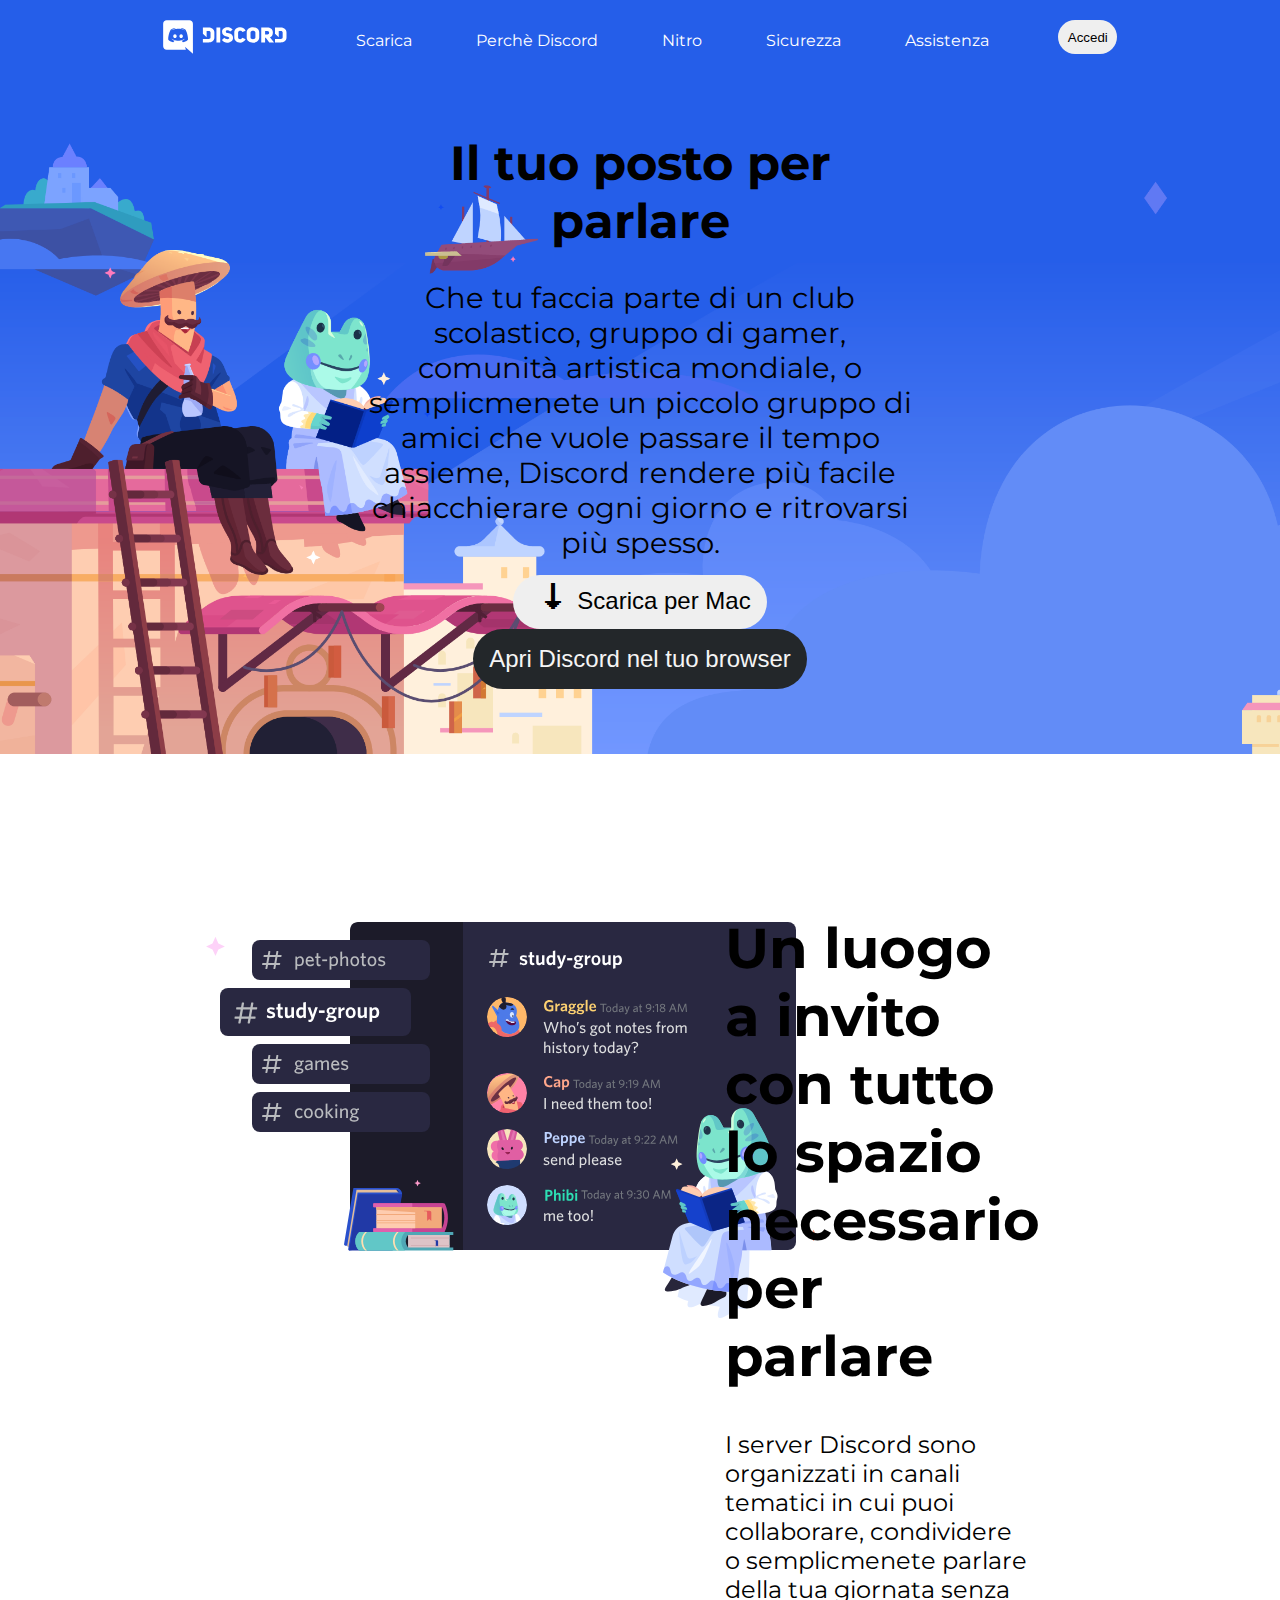
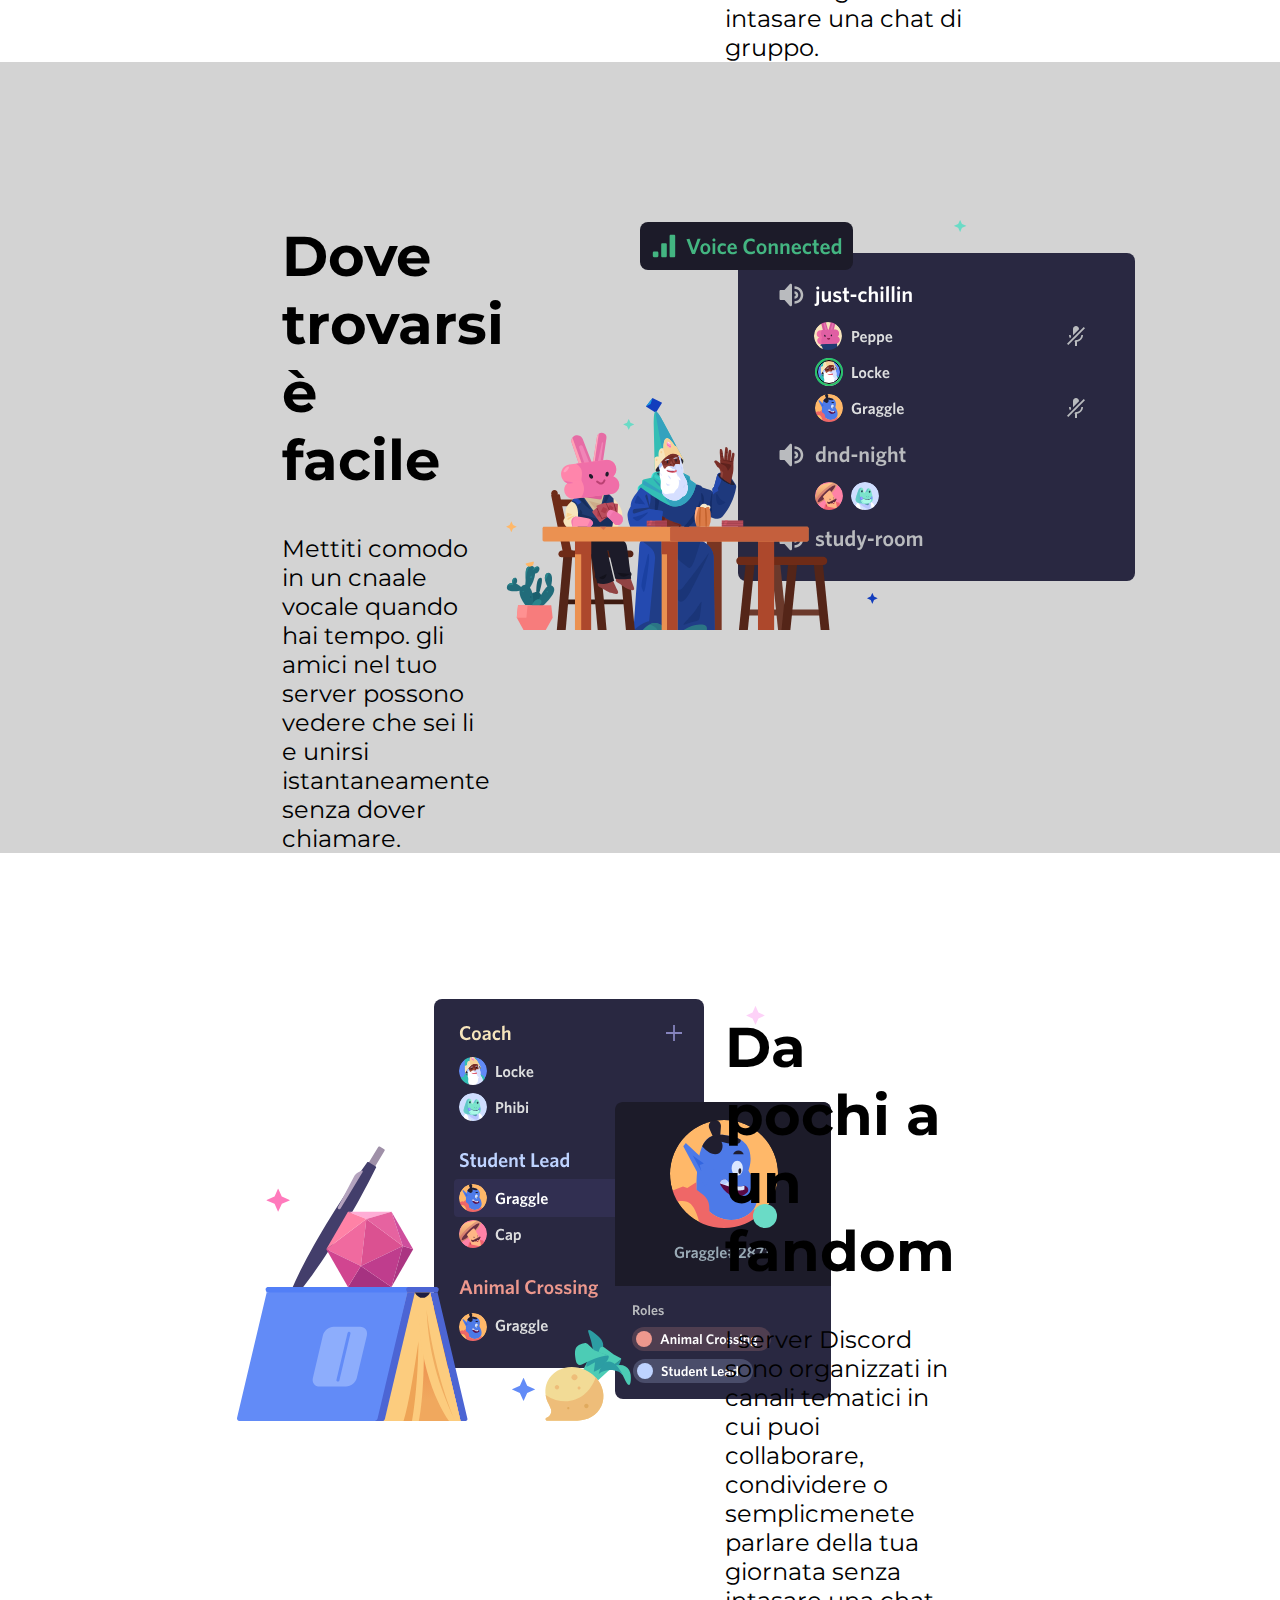
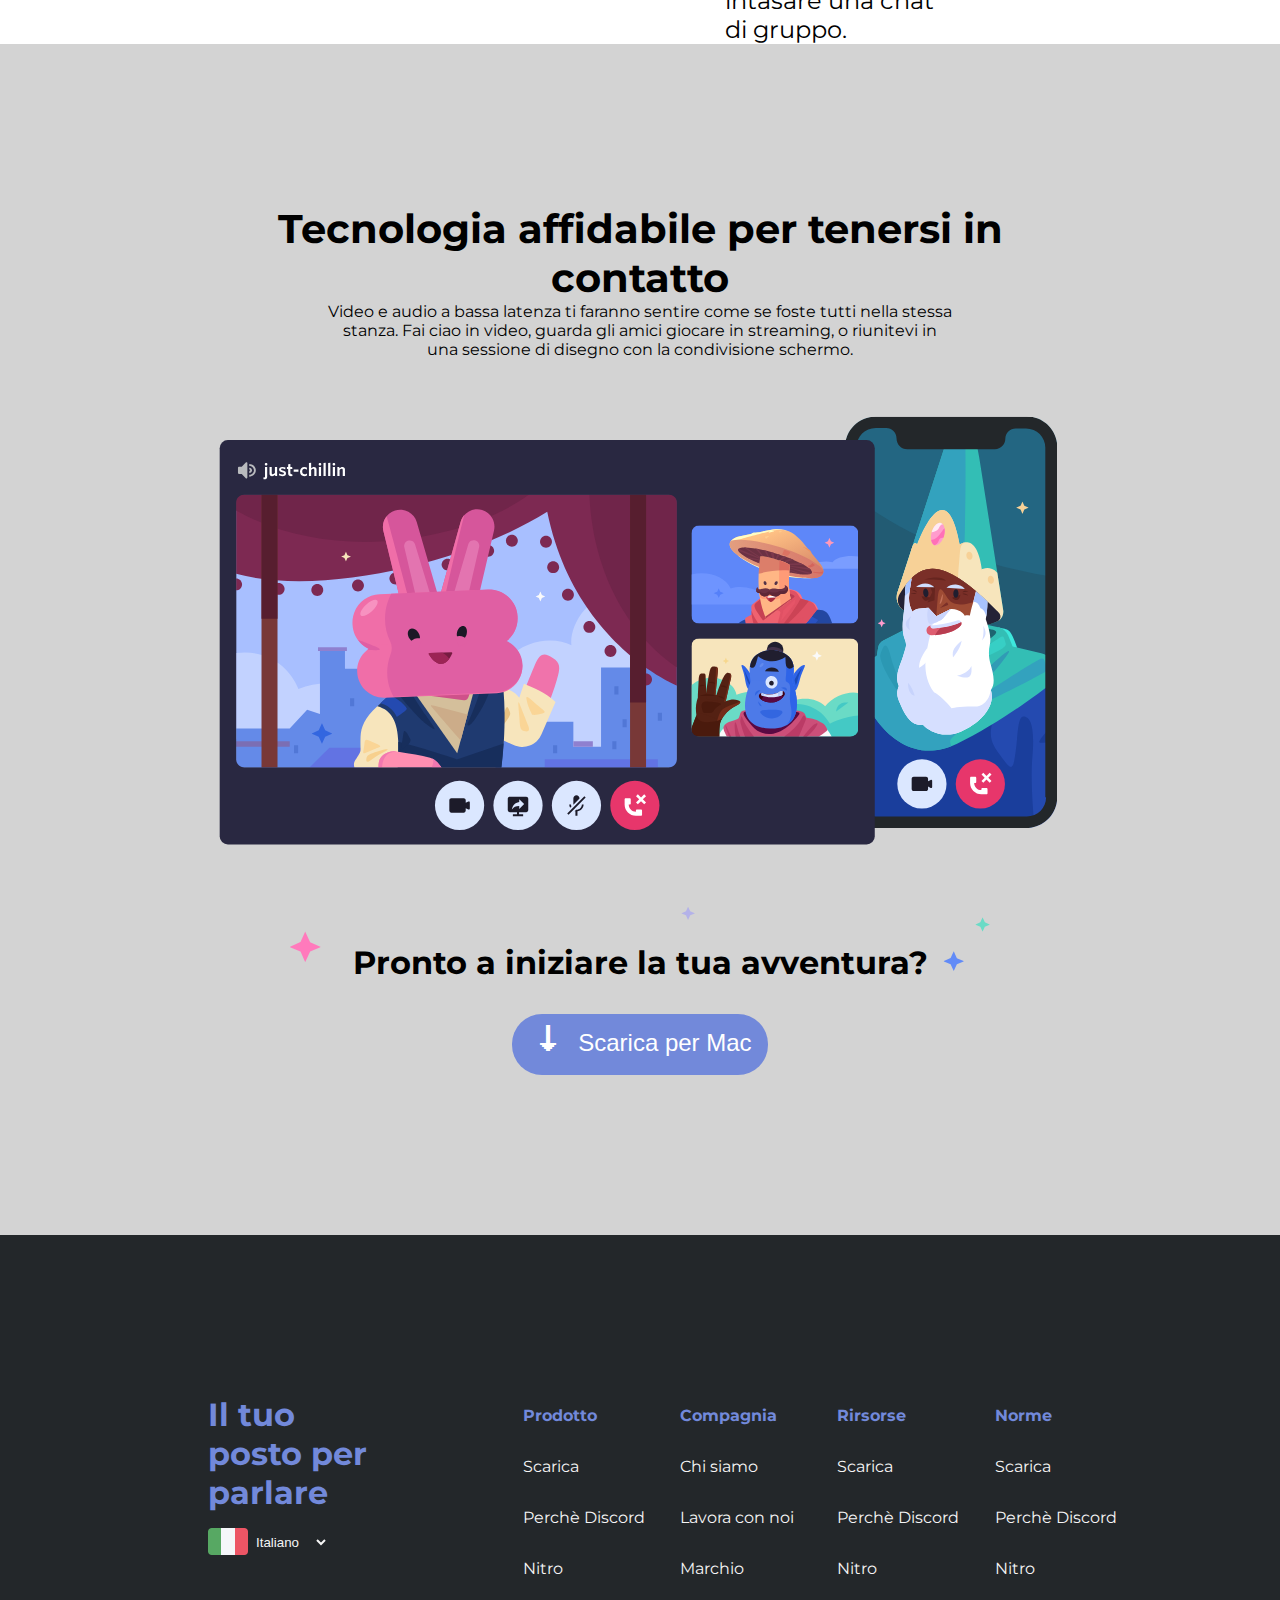
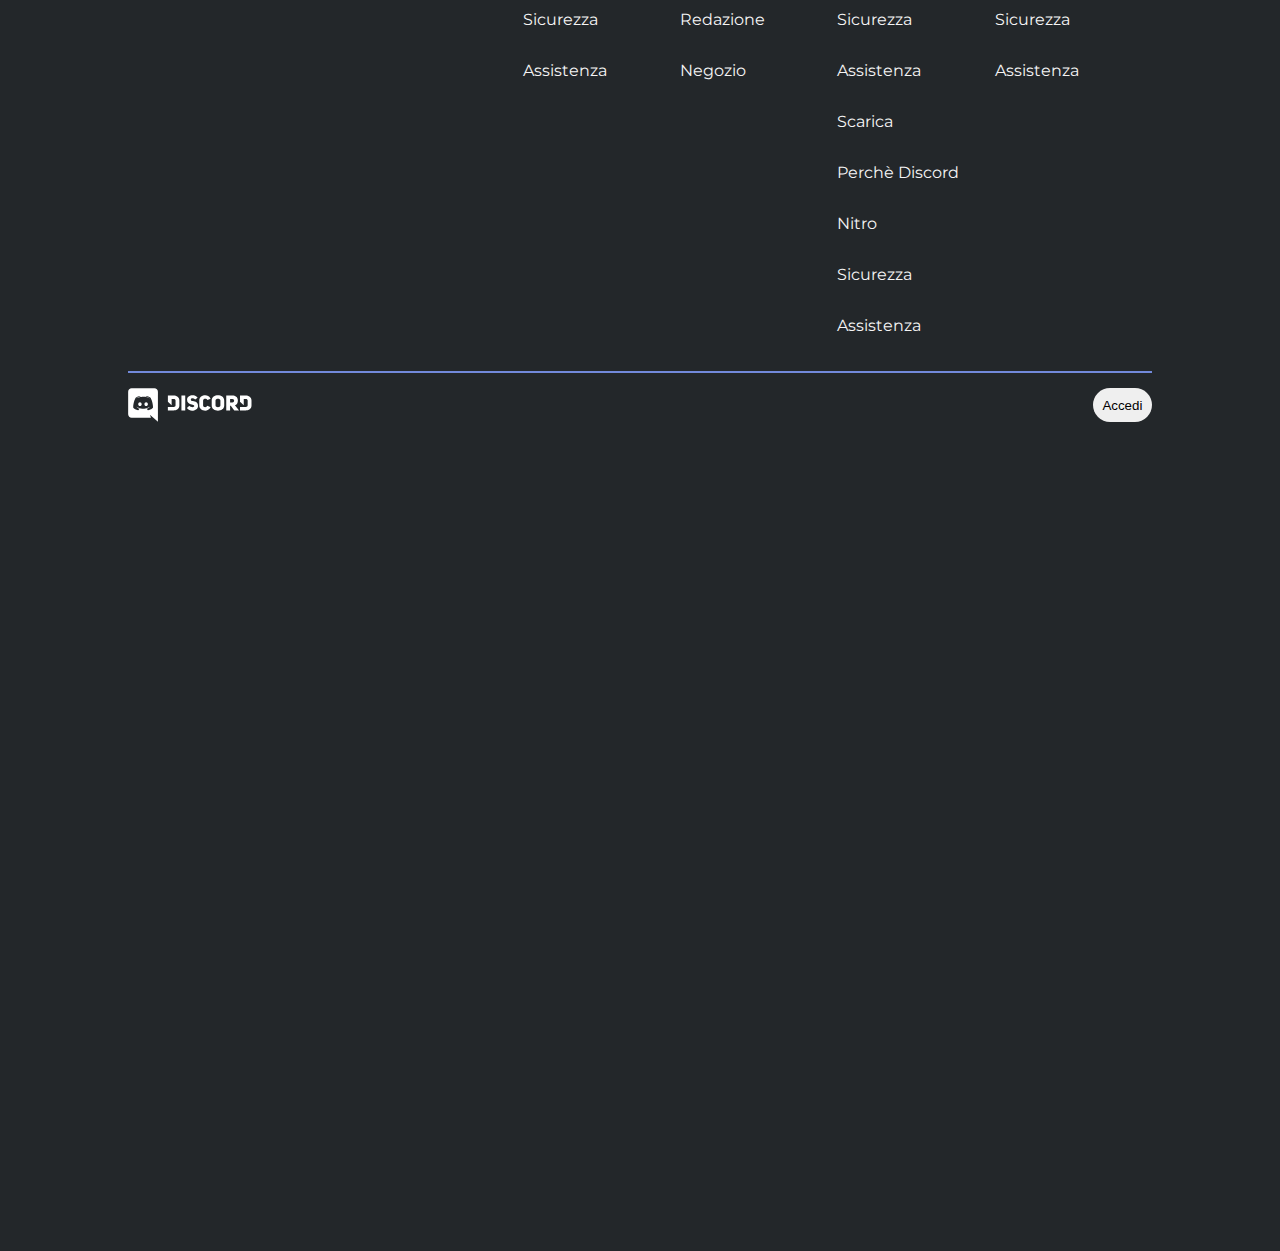
<file: index.html>
<!DOCTYPE html>
<html lang="en">
<head>
    <meta charset="UTF-8">
    <meta http-equiv="X-UA-Compatible" content="IE=edge">
    <meta name="viewport" content="width=device-width, initial-scale=1.0">
    <title>Discord</title>
    <link rel="preconnect" href="https://fonts.googleapis.com">
    <link rel="preconnect" href="https://fonts.gstatic.com" crossorigin>
    <link href="https://fonts.googleapis.com/css2?family=Montserrat:wght@400;700&display=swap" rel="stylesheet">
    <link rel="stylesheet" href="https://cdnjs.cloudflare.com/ajax/libs/font-awesome/6.2.0/css/all.min.css" integrity="sha512-xh6O/CkQoPOWDdYTDqeRdPCVd1SpvCA9XXcUnZS2FmJNp1coAFzvtCN9BmamE+4aHK8yyUHUSCcJHgXloTyT2A==" crossorigin="anonymous" referrerpolicy="no-referrer"/>
    <link rel="stylesheet" href="./assets/css/style.css">
</head>
<body>
    
    <header id="site_header">
        <nav>
            <img src="./assets/img/logo.svg" alt="">
            <ul>
                <li>Scarica</li>
                <li>Perchè Discord</li>
                <li>Nitro</li>
                <li>Sicurezza</li>
                <li>Assistenza</li>
            </ul>
            <button id="login">Accedi</button>
        </nav>
    </header>
    <!-- /#site_header -->

    <main id="site_main">
        <div class="top_container">
            <section>
                <h1>Il tuo posto per parlare</h1>
                <p class="descrizione">Che tu faccia parte di un club scolastico, gruppo di gamer, comunità artistica mondiale, o semplicmenete un piccolo gruppo di amici che vuole passare il tempo assieme, Discord rendere più facile chiacchierare ogni giorno e ritrovarsi più spesso.</p>
                <button class="download_mac"><span class="arrow">&#129063;</span>Scarica per Mac</button>
                <button class="open_browser">Apri Discord nel tuo browser</button>
            </section>
        </div>
        <div class="container">
            <div class="row">
                <div class="col_7 study">
                    <img class="study_group" src="./assets/img/item1.svg" alt="">
                </div>
                <div class="col_6 luogo">
                    <h2>Un luogo a invito con tutto lo spazio necessario per parlare</h2>
                    <p class="spiegazione">I server Discord sono organizzati in canali tematici in cui puoi collaborare, condividere o semplicmenete parlare della tua giornata senza intasare una chat di gruppo.</p>
                </div>
            </div>
        </div>
        <div class="container_gray">
            <div class="container">
                <div class="row">
                    <div class="col_6 trovarsi">
                        <h2>Dove trovarsi è facile</h2>
                        <p class="spiegazione">Mettiti comodo in un cnaale vocale quando hai tempo. gli amici nel tuo server possono vedere che sei li e unirsi istantaneamente senza dover chiamare.</p>
                    </div>
                    <div class="col_7">
                        <img src="./assets/img/item2.svg" alt="">
                    </div>
                </div>
            </div>
        </div>
        <div class="container">
            <div class="row">
                <div class="col_7">
                    <img class="voice_connect" src="./assets/img/item3.svg" alt="">
                </div>
                <div class="col_6 luogo">
                    <h2>Da pochi a un fandom</h2>
                    <p class="spiegazione">I server Discord sono organizzati in canali tematici in cui puoi collaborare, condividere o semplicmenete parlare della tua giornata senza intasare una chat di gruppo.</p>
                </div>
            </div>
        </div>

        <div class="container_gray">
                <div class="tecnology">
                    <h2 class="tecnologia">Tecnologia affidabile per tenersi in contatto</h2>
                    <p class="streaming">Video e audio a bassa latenza ti faranno sentire come se foste tutti nella stessa stanza. Fai ciao in video, guarda gli amici giocare in streaming, o riunitevi in una sessione di disegno con la condivisione schermo.</p>
                    <img class="big" src="./assets/img/item4-big.svg" alt="">
                    <img class="stars" src="./assets/img/stars.svg" alt="">
                    <h2 class="adventure">Pronto a iniziare la tua avventura?</h2>
                    <button class="last_button">
                        <span class="arrow">&#129063;</span>
                        Scarica per Mac
                    </button>
                </div>
        </div>
    </main>
    <!-- /#site_main -->


    <footer id="site_footer">

        <div class="container_footer">
            <div class="container">
                <div class="row footer_row">
                    <div class="col_4 last_col ">
                        <h2 class="posto">Il tuo posto per parlare</h2>
                        <img class="ita" src="./assets/img/ita.png" alt="">
                        <select>
                            <option>Italiano</option>
                            <option>Inglese</option>
                            <option>Francese</option>
                            <option>Spagnolo</option>
                            <option>Tedesco</option>
                        </select>
                        <div>
                            <a href="#"><i id="twitter" class="fa-brands fa-twitter"></i></a>
                            <a href="#"><i class="fa-brands fa-instagram"></i></a>
                            <a href="#"><i class="fa-brands fa-facebook"></i></a>
                            <a href="#"><i class="fa-brands fa-youtube"></i></a>
                        </div>
                    </div>
                    <div class="col_2">
                        <ul>
                            <li><strong>Prodotto</strong> </li>
                            <li><a href="#">Scarica</a></li>
                            <li><a href="#">Perchè Discord</a></li>
                            <li><a href="#">Nitro</a></li>
                            <li><a href="#">Sicurezza</a></li>
                            <li><a href="#">Assistenza</a></li>
                        </ul>
                    </div>
                    <div class="col_2">
                        <ul>
                            <li><strong>Compagnia</strong></li>
                            <li><a href="#">Chi siamo</a></li>
                            <li><a href="#">Lavora con noi</a></li>
                            <li><a href="#">Marchio</a></li>
                            <li><a href="#">Redazione</a></li>
                            <li><a href="#">Negozio</a></li>
                        </ul>
                    </div>
                    <div class="col_2">
                        <ul>
                            <li><strong>Rirsorse</strong></li>
                            <li><a href="#">Scarica</a></li>
                            <li><a href="#">Perchè Discord</a></li>
                            <li><a href="#">Nitro</a></li>
                            <li><a href="#">Sicurezza</a></li>
                            <li><a href="#">Assistenza</a></li>
                            <li><a href="#">Scarica</a></li>
                            <li><a href="#">Perchè Discord</a></li>
                            <li><a href="#">Nitro</a></li>
                            <li><a href="#">Sicurezza</a></li>
                            <li><a href="#">Assistenza</a></li>
                        </ul>
                    </div>
                    <div class="col_2">
                        <ul>
                            <li><strong>Norme</strong></li>
                            <li><a href="#">Scarica</a></li>
                            <li><a href="#">Perchè Discord</a></li>
                            <li><a href="#">Nitro</a></li>
                            <li><a href="#">Sicurezza</a></li>
                            <li><a href="#">Assistenza</a></li>
                        </ul>
                    </div>
                </div>
            </div>
        </div>
        <div class="huge">
            <div class="bottom">
                <img class="last_logo" src="./assets/img/logo.svg" alt="">
                <button id="registrati">Accedi</button>
            </div>
        </div>
    </footer>
    <!-- /#site_footer -->
    
</body>
</html>
</file>
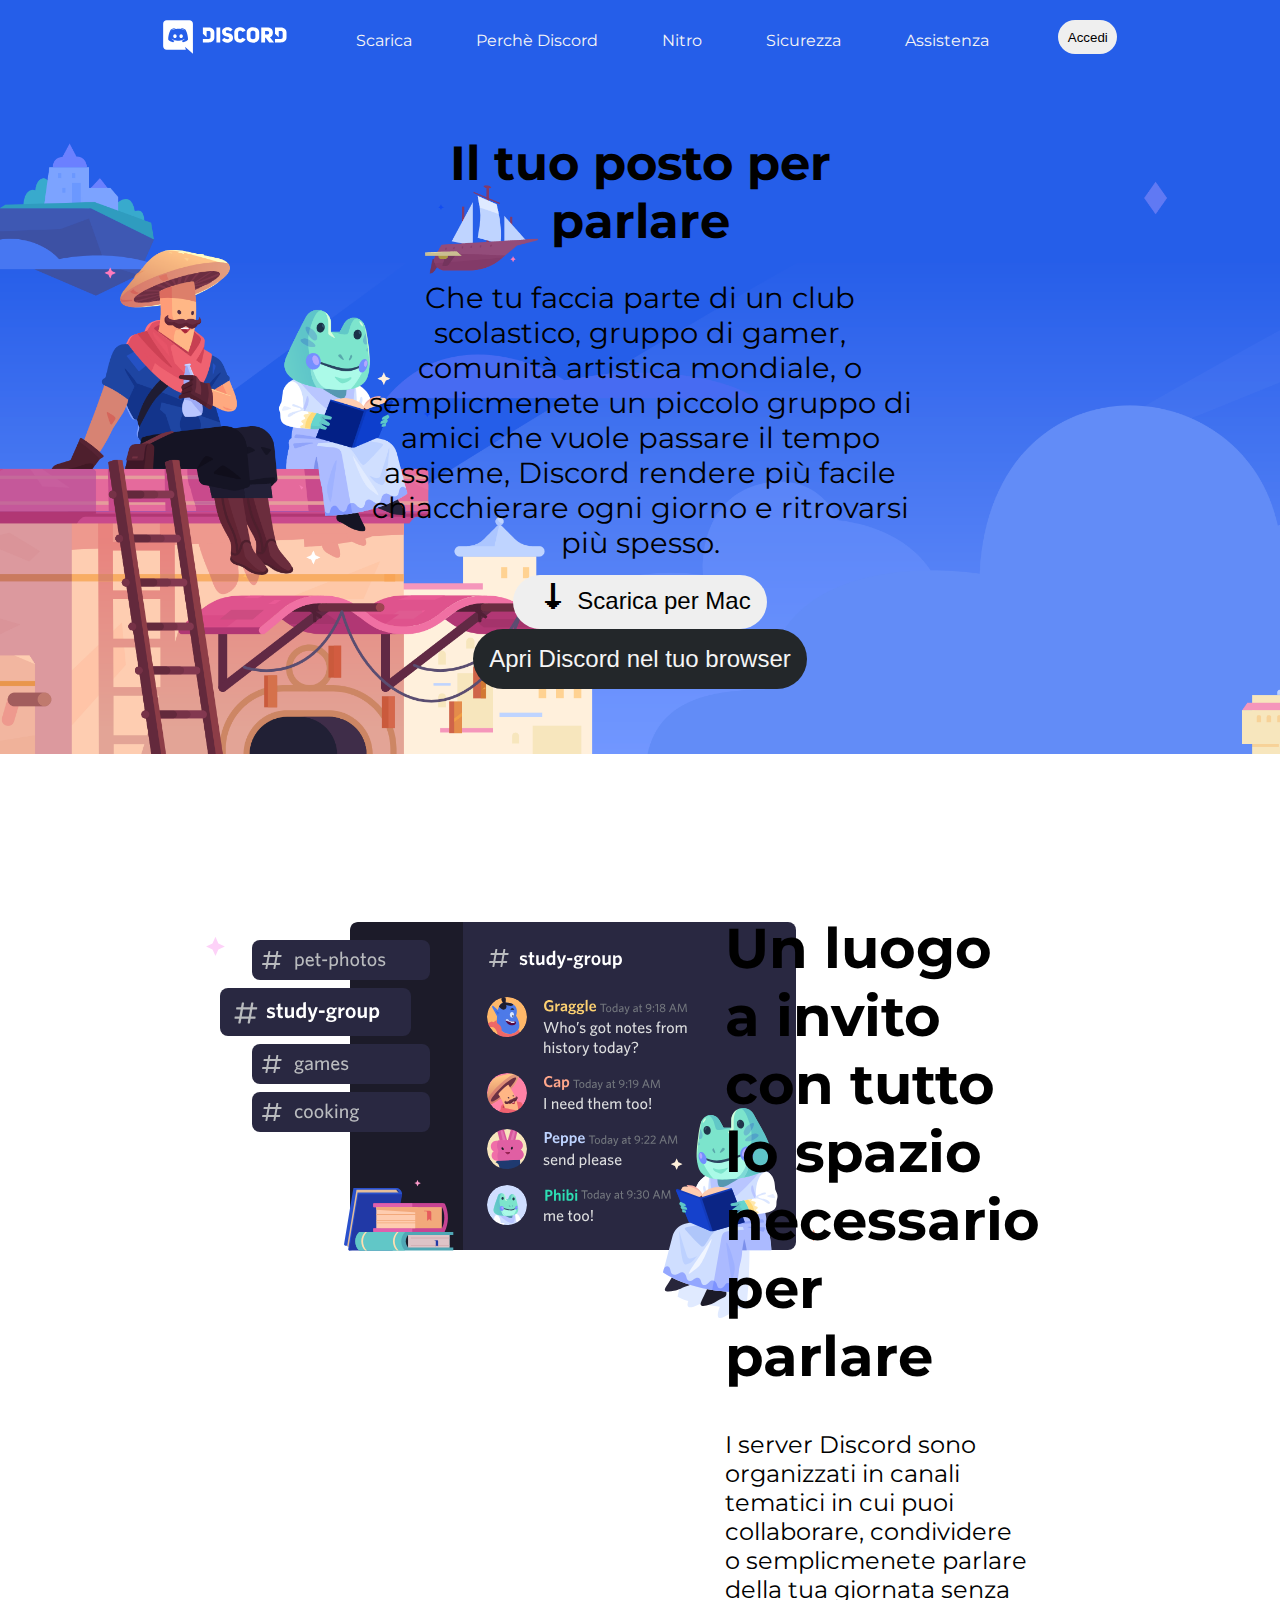
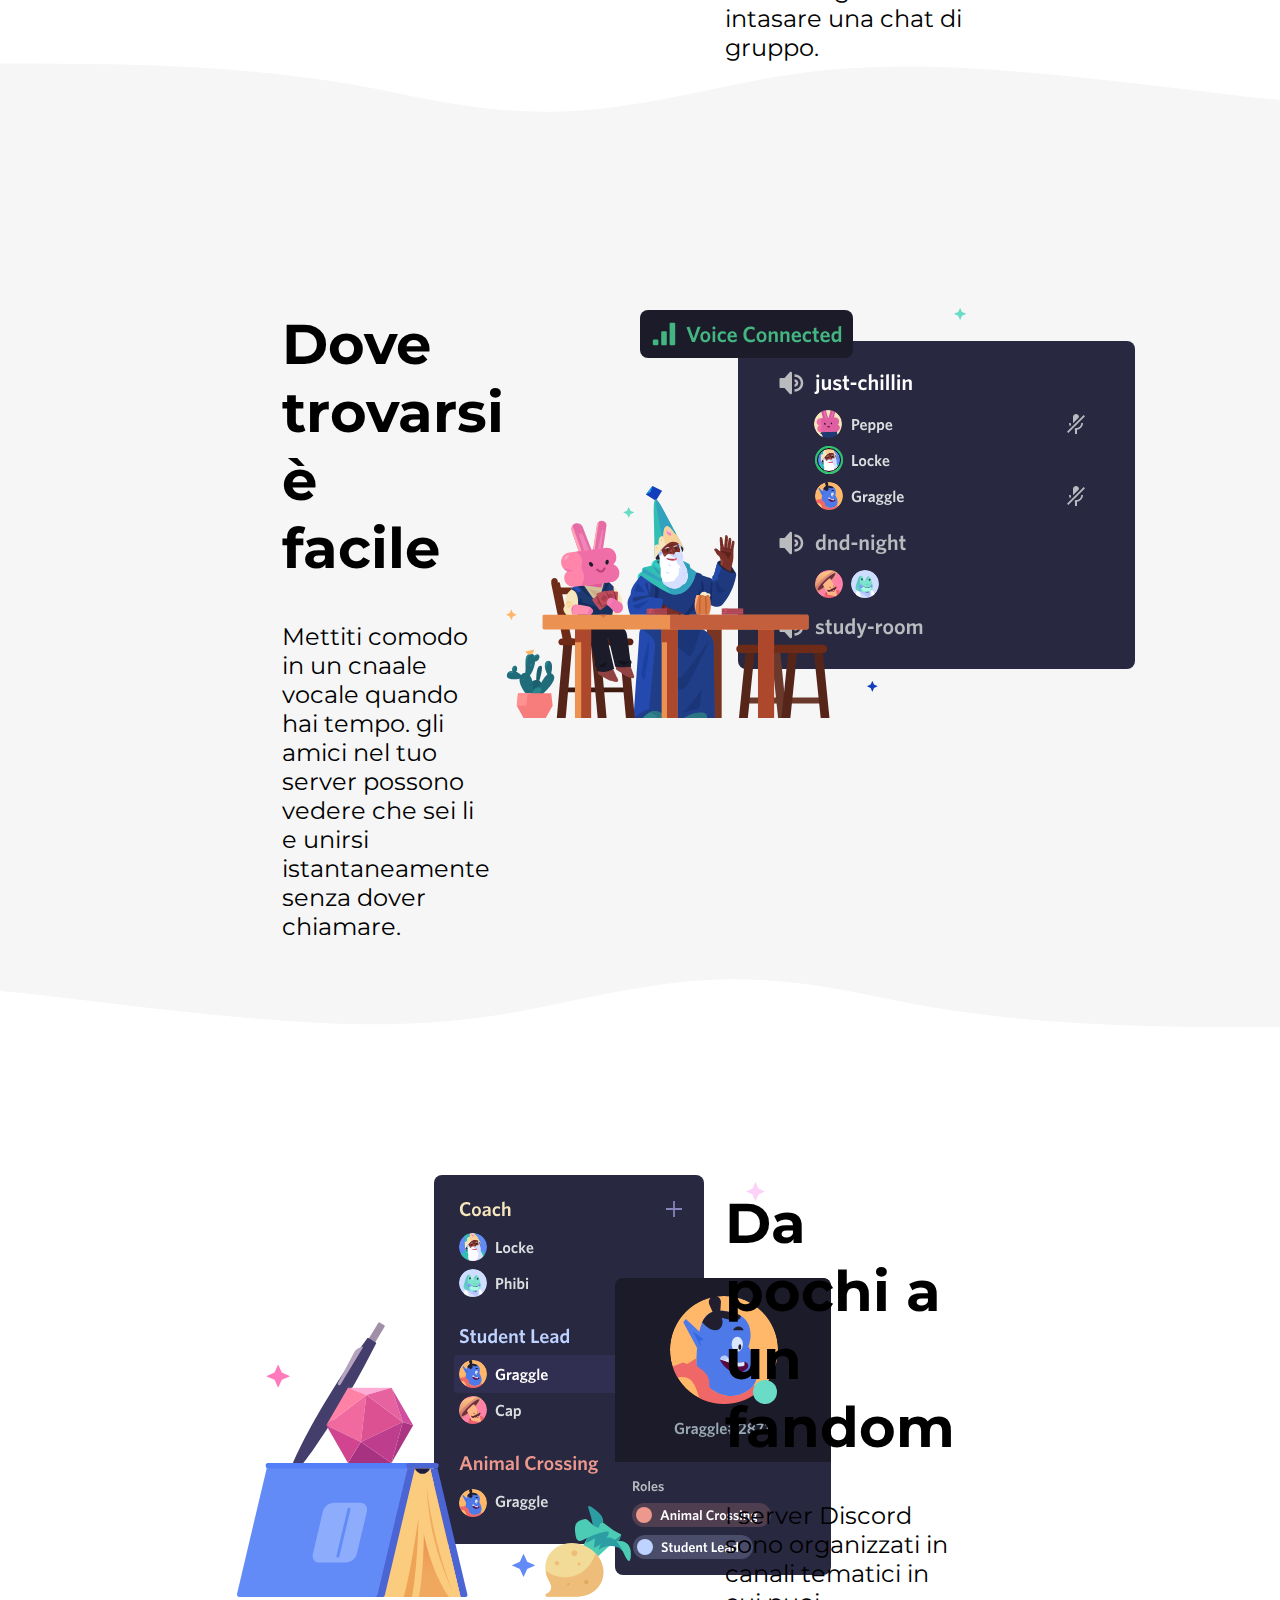
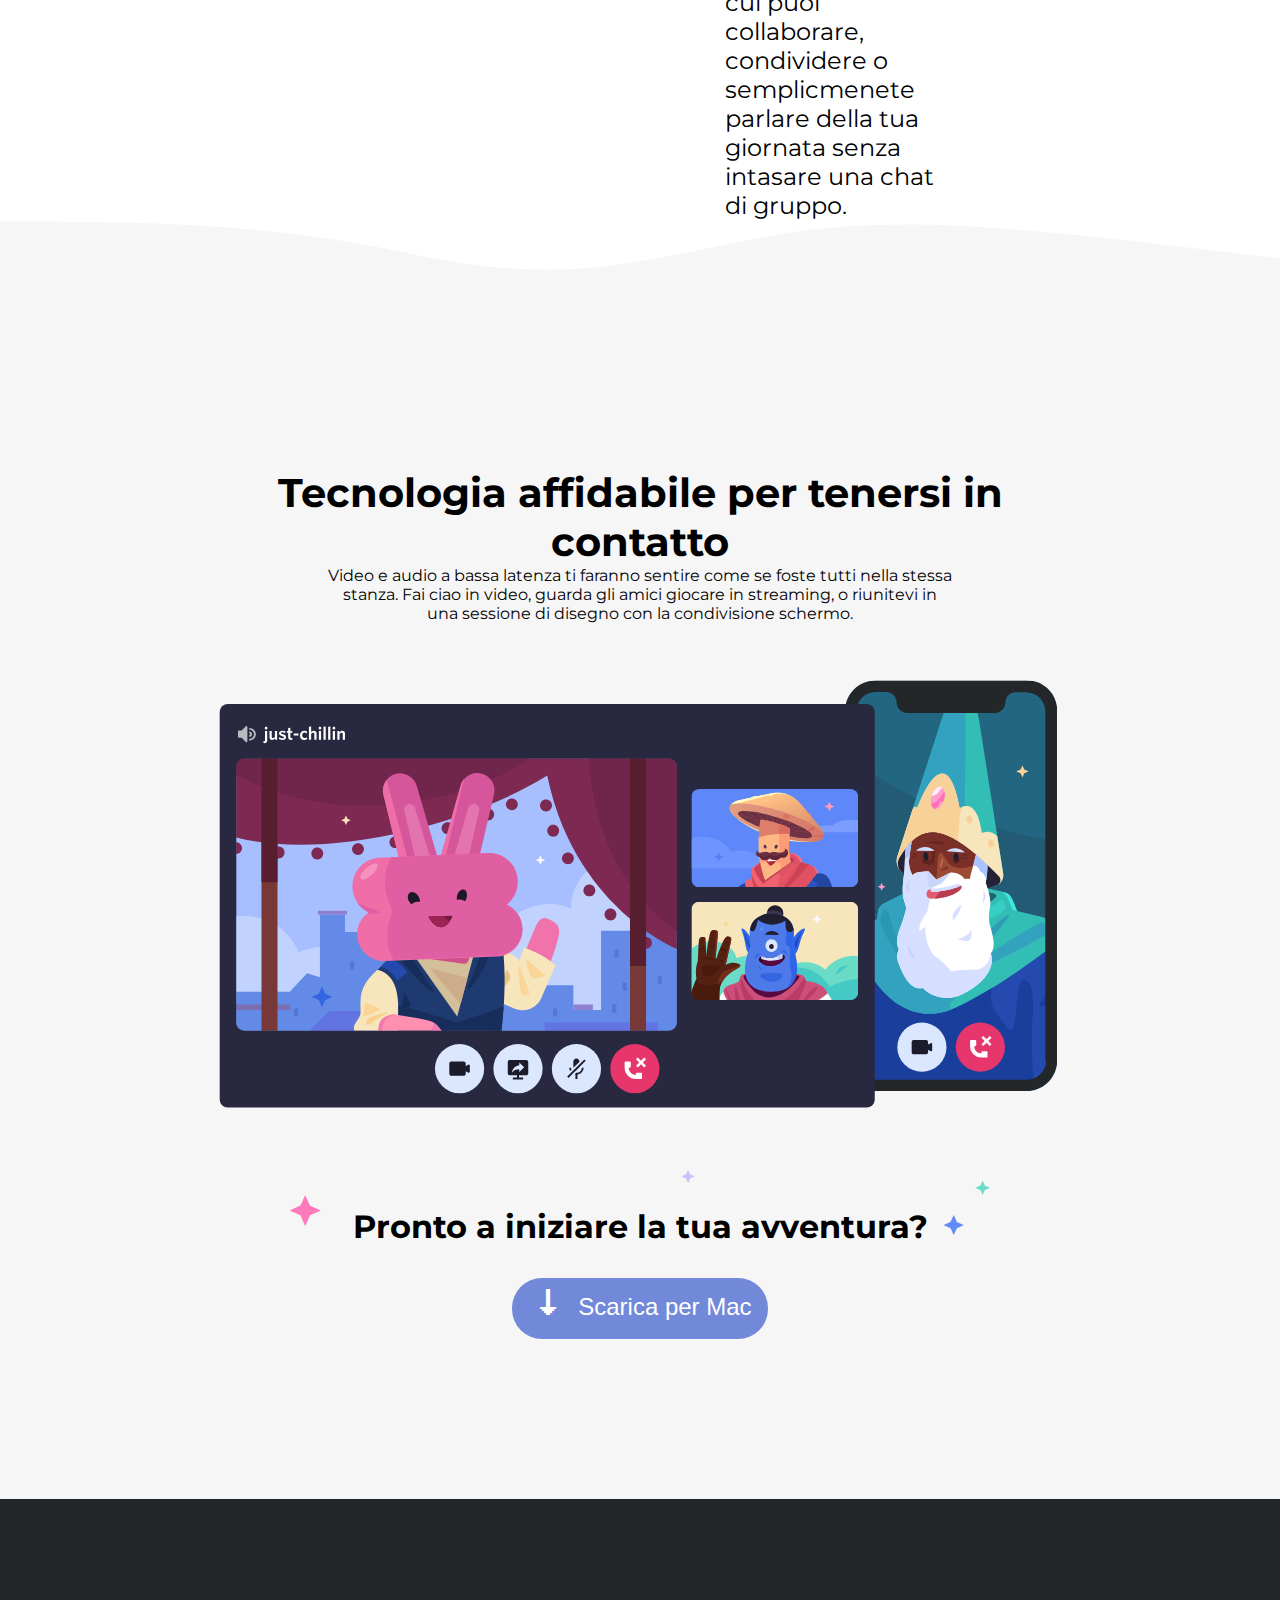
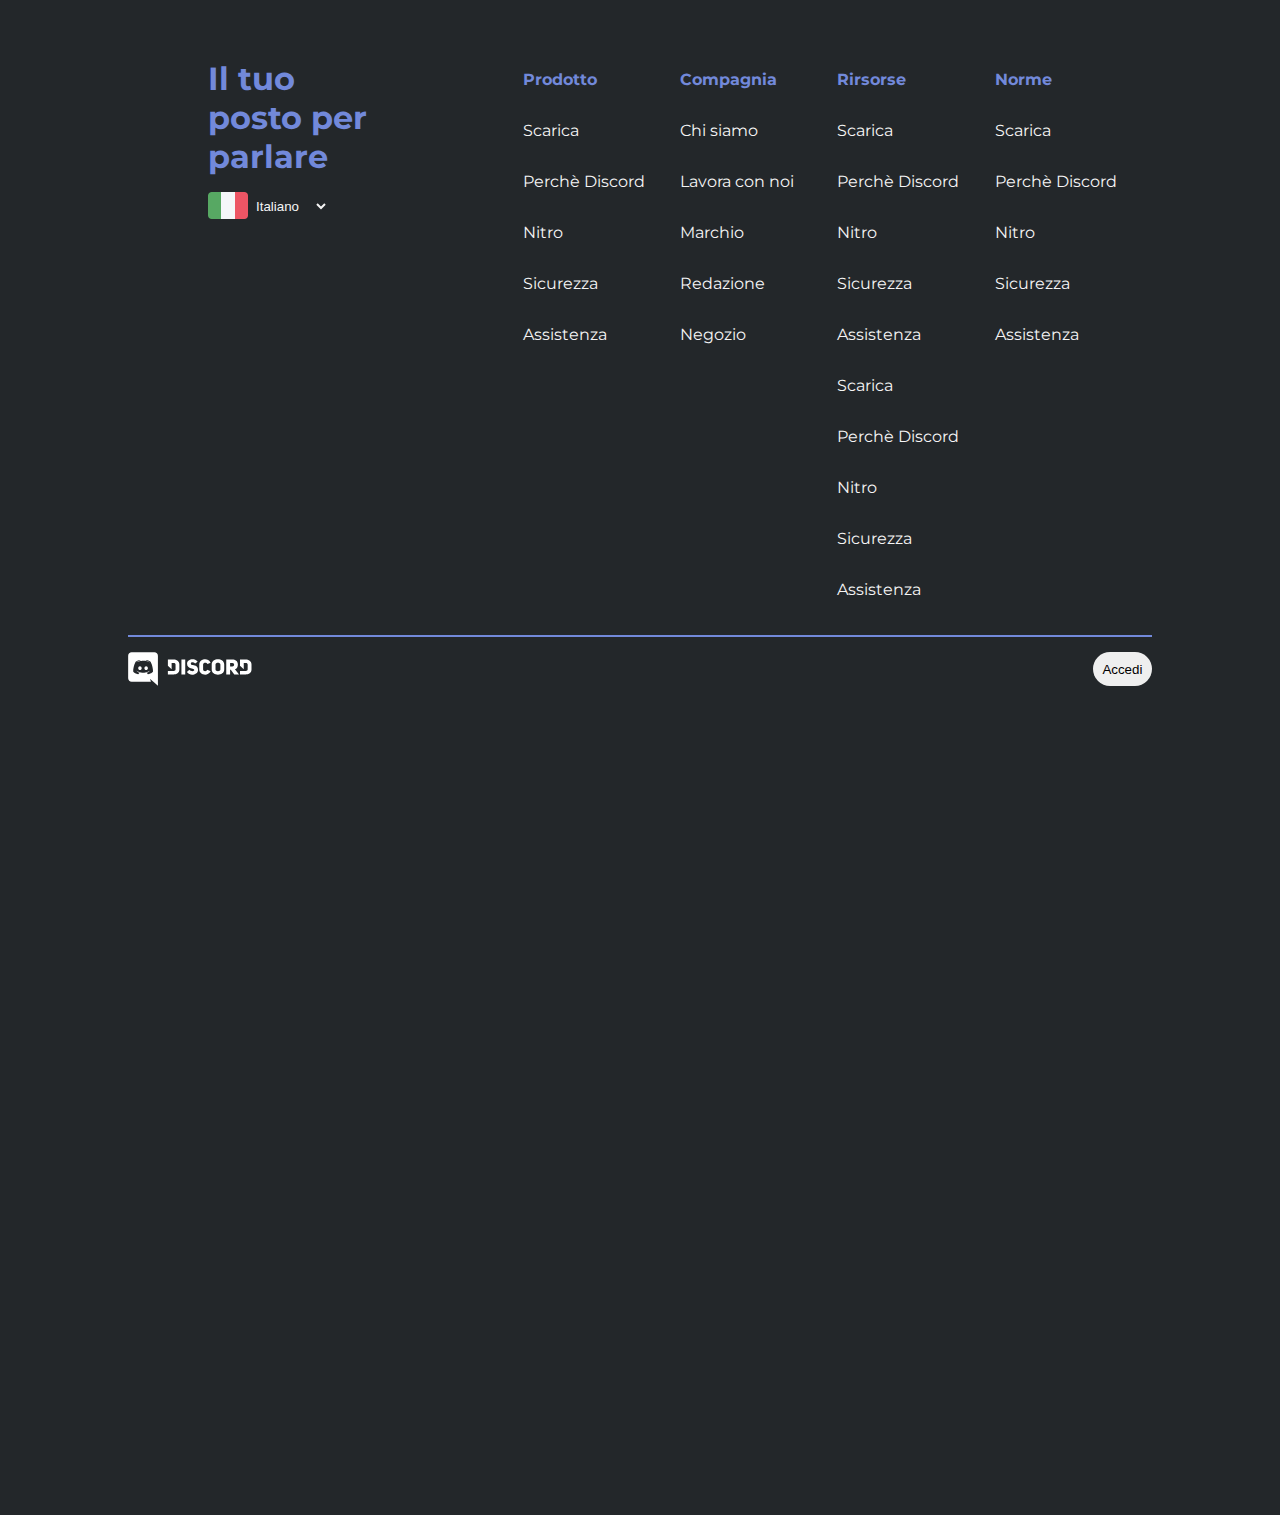
<file: bonus/index.html>
<!DOCTYPE html>
<html lang="it">
<head>
    <meta charset="UTF-8">
    <meta http-equiv="X-UA-Compatible" content="IE=edge">
    <meta name="viewport" content="width=device-width, initial-scale=1.0">
    <title>Discord</title>
    <link rel="preconnect" href="https://fonts.googleapis.com">
    <link rel="preconnect" href="https://fonts.gstatic.com" crossorigin>
    <link href="https://fonts.googleapis.com/css2?family=Montserrat:wght@400;700&display=swap" rel="stylesheet">
    <link rel="stylesheet" href="https://cdnjs.cloudflare.com/ajax/libs/font-awesome/6.2.0/css/all.min.css" integrity="sha512-xh6O/CkQoPOWDdYTDqeRdPCVd1SpvCA9XXcUnZS2FmJNp1coAFzvtCN9BmamE+4aHK8yyUHUSCcJHgXloTyT2A==" crossorigin="anonymous" referrerpolicy="no-referrer"/>
    <link rel="stylesheet" href="./assets/css/style.css">
</head>
<body>
    
    <header id="site_header">
        <nav>
            <img src="./assets/img/logo.svg" alt="">
            <ul>
                <li><a href="#">Scarica</a></li>
                <li><a href="#">Perchè Discord</a></li>
                <li><a href="#">Nitro</a></li>
                <li><a href="#">Sicurezza</a></li>
                <li><a href="#">Assistenza</a></li>
            </ul>
            <button id="login">Accedi</button>
        </nav>
    </header>
    <!-- /#site_header -->

    <main id="site_main">
        <div class="top_container">
            <section>
                <h1>Il tuo posto per parlare</h1>
                <p class="descrizione">Che tu faccia parte di un club scolastico, gruppo di gamer, comunità artistica mondiale, o semplicmenete un piccolo gruppo di amici che vuole passare il tempo assieme, Discord rendere più facile chiacchierare ogni giorno e ritrovarsi più spesso.</p>
                <button class="download_mac"><span class="arrow">&#129063;</span>Scarica per Mac</button>
                <button class="open_browser">Apri Discord nel tuo browser</button>
            </section>
        </div>
        <div class="container">
            <div class="row">
                <div class="col_7 study">
                    <img class="study_group" src="./assets/img/item1.svg" alt="">
                </div>
                <div class="col_6 luogo">
                    <h2>Un luogo a invito con tutto lo spazio necessario per parlare</h2>
                    <p class="spiegazione">I server Discord sono organizzati in canali tematici in cui puoi collaborare, condividere o semplicmenete parlare della tua giornata senza intasare una chat di gruppo.</p>
                </div>
            </div>
        </div>
        <div class="wave_top">
            <svg class="wave-1hkxOo" version="1.1" xmlns="http://www.w3.org/2000/svg" viewBox="0 0 1440 100" preserveAspectRatio="none"><path class="wavePath-haxJK1 animationPaused-2hZ4IO" d="M826.337463,25.5396311 C670.970254,58.655965 603.696181,68.7870267 447.802481,35.1443383 C293.342778,1.81111414 137.33377,1.81111414 0,1.81111414 L0,150 L1920,150 L1920,1.81111414 C1739.53523,-16.6853983 1679.86404,73.1607868 1389.7826,37.4859505 C1099.70117,1.81111414 981.704672,-7.57670281 826.337463,25.5396311 Z" fill="currentColor"></path></svg>
        </div>
        <!--Wave top-->
        <div class="container_gray">
            <div class="container">
                <div class="row">
                    <div class="col_6 trovarsi">
                        <h2>Dove trovarsi è facile</h2>
                        <p class="spiegazione">Mettiti comodo in un cnaale vocale quando hai tempo. gli amici nel tuo server possono vedere che sei li e unirsi istantaneamente senza dover chiamare.</p>
                    </div>
                    <div class="col_7">
                        <img src="./assets/img/item2.svg" alt="">
                    </div>
                </div>
            </div>
        </div>
        <div class="wave_bottom"> <!--Wave bottom-->

            <svg class="wave-1hkxOo" version="1.1" xmlns="http://www.w3.org/2000/svg" viewBox="0 0 1440 100" preserveAspectRatio="none"><path class="wavePath-haxJK1 animationPaused-2hZ4IO" d="M826.337463,25.5396311 C670.970254,58.655965 603.696181,68.7870267 447.802481,35.1443383 C293.342778,1.81111414 137.33377,1.81111414 0,1.81111414 L0,150 L1920,150 L1920,1.81111414 C1739.53523,-16.6853983 1679.86404,73.1607868 1389.7826,37.4859505 C1099.70117,1.81111414 981.704672,-7.57670281 826.337463,25.5396311 Z" fill="currentColor"></path></svg>
        </div>
        <div class="container">
            <div class="row">
                <div class="col_7">
                    <img class="voice_connect" src="./assets/img/item3.svg" alt="">
                </div>
                <div class="col_6 luogo">
                    <h2>Da pochi a un fandom</h2>
                    <p class="spiegazione">I server Discord sono organizzati in canali tematici in cui puoi collaborare, condividere o semplicmenete parlare della tua giornata senza intasare una chat di gruppo.</p>
                </div>
            </div>
        </div>
        <div class="wave_top">
            <svg class="wave-1hkxOo" version="1.1" xmlns="http://www.w3.org/2000/svg" viewBox="0 0 1440 100" preserveAspectRatio="none"><path class="wavePath-haxJK1 animationPaused-2hZ4IO" d="M826.337463,25.5396311 C670.970254,58.655965 603.696181,68.7870267 447.802481,35.1443383 C293.342778,1.81111414 137.33377,1.81111414 0,1.81111414 L0,150 L1920,150 L1920,1.81111414 C1739.53523,-16.6853983 1679.86404,73.1607868 1389.7826,37.4859505 C1099.70117,1.81111414 981.704672,-7.57670281 826.337463,25.5396311 Z" fill="currentColor"></path></svg>
        </div>
        <div class="container_gray">
                <div class="tecnology">
                    <h2 class="tecnologia">Tecnologia affidabile per tenersi in contatto</h2>
                    <p class="streaming">Video e audio a bassa latenza ti faranno sentire come se foste tutti nella stessa stanza. Fai ciao in video, guarda gli amici giocare in streaming, o riunitevi in una sessione di disegno con la condivisione schermo.</p>
                    <img class="big" src="./assets/img/item4-big.svg" alt="">
                    <img class="stars" src="./assets/img/stars.svg" alt="">
                    <h2 class="adventure">Pronto a iniziare la tua avventura?</h2>
                    <button class="last_button">
                        <span class="arrow">&#129063;</span>
                        Scarica per Mac
                    </button>
                </div>
        </div>
    </main>
    <!-- /#site_main -->


    <footer id="site_footer">

        <div class="container_footer">
            <div class="container">
                <div class="row footer_row">
                    <div class="col_4 last_col ">
                        <h2 class="posto">Il tuo posto per parlare</h2>
                        <img class="ita" src="./assets/img/ita.png" alt="">
                        <select>
                            <option>Italiano</option>
                            <option>Inglese</option>
                            <option>Francese</option>
                            <option>Spagnolo</option>
                            <option>Tedesco</option>
                        </select>
                        <div>
                            <a href="#"><i id="twitter" class="fa-brands fa-twitter"></i></a>
                            <a href="#"><i class="fa-brands fa-instagram"></i></a>
                            <a href="#"><i class="fa-brands fa-facebook"></i></a>
                            <a href="#"><i class="fa-brands fa-youtube"></i></a>
                        </div>
                    </div>
                    <div class="col_2">
                        <ul>
                            <li><strong>Prodotto</strong> </li>
                            <li><a href="#">Scarica</a></li>
                            <li><a href="#">Perchè Discord</a></li>
                            <li><a href="#">Nitro</a></li>
                            <li><a href="#">Sicurezza</a></li>
                            <li><a href="#">Assistenza</a></li>
                        </ul>
                    </div>
                    <div class="col_2">
                        <ul>
                            <li><strong>Compagnia</strong></li>
                            <li><a href="#">Chi siamo</a></li>
                            <li><a href="#">Lavora con noi</a></li>
                            <li><a href="#">Marchio</a></li>
                            <li><a href="#">Redazione</a></li>
                            <li><a href="#">Negozio</a></li>
                        </ul>
                    </div>
                    <div class="col_2">
                        <ul>
                            <li><strong>Rirsorse</strong></li>
                            <li><a href="#">Scarica</a></li>
                            <li><a href="#">Perchè Discord</a></li>
                            <li><a href="#">Nitro</a></li>
                            <li><a href="#">Sicurezza</a></li>
                            <li><a href="#">Assistenza</a></li>
                            <li><a href="#">Scarica</a></li>
                            <li><a href="#">Perchè Discord</a></li>
                            <li><a href="#">Nitro</a></li>
                            <li><a href="#">Sicurezza</a></li>
                            <li><a href="#">Assistenza</a></li>
                        </ul>
                    </div>
                    <div class="col_2">
                        <ul>
                            <li><strong>Norme</strong></li>
                            <li><a href="#">Scarica</a></li>
                            <li><a href="#">Perchè Discord</a></li>
                            <li><a href="#">Nitro</a></li>
                            <li><a href="#">Sicurezza</a></li>
                            <li><a href="#">Assistenza</a></li>
                        </ul>
                    </div>
                </div>
            </div>
        </div>
        <div class="huge">
            <div class="bottom">
                <img class="last_logo" src="./assets/img/logo.svg" alt="">
                <button id="registrati">Accedi</button>
            </div>
        </div>
    </footer>
    <!-- /#site_footer -->
    
</body>
</html>
</file>
<file: assets/css/style.css>
*{
    box-sizing: border-box;
    margin: 0;
    padding: 0;
}

body{
    font-family: 'Montserrat', sans-serif;
}


#site_header{
    background-color: #255EE9;
    display: flex;
}

nav{
    width: 80%;
    max-width: 1920px;
    margin: auto;
    display: flex;
    justify-content: space-around;
    margin-top: 20px;
    text-align: center;
}

ul{
    display: flex;
    list-style-type: none;
    color: white;
    gap: 4rem;
    margin-top: 0.7rem;
}

#login{
    padding: 0.6rem;
    border-radius: 20px;
    border-style: none;
}

.top_container{
    background-image: url(../img/jumbo.png);
    height: 700px;
    background-size: cover, contain;
    display: flex;
}

section{
    text-align: center;
    width: 45%;
    margin: auto;
}

h1{
    padding: 15px;
    font-size: 3rem;
}

.descrizione{
    padding: 15px;
    font-size:1.8rem;
}

.download_mac{
    border-radius: 30px;
    margin: 0 7px;
    border-style: none;
    font-size: 1.5rem;
    padding-left: 1rem;
    padding-right: 1rem;
    padding-bottom: 0.8rem;
    padding-top: 0.3rem;
}

.arrow{
    font-size: 2rem;
    padding: 0.5rem;
}

.open_browser{
    background-color: #23272A;
    color: whitesmoke;
    padding: 1rem;
    border-radius: 30px;
    margin: 0 7px;
    border-style: none;
    font-size: 1.5rem;
}

/*

#login:hover{
    cursor: pointer;
    box-shadow: 0 0 10px white;
}
.open_browser:hover{
    cursor: pointer;
    box-shadow: 0 0 10px #23272A;
}

.download_mac:hover{
    cursor: pointer;
    box-shadow: 0 0 10px white;
}
*/

.container{
    width: 80%;
    max-width: 1920px;
    margin: auto;
}

.row{
    display: flex;
}

/* #region col */


.col_1{
    width: calc( (100% / 12) * 1);
}

.col_2{
    width: calc( (100% / 12) * 2);
}

.col_3{
    width: calc( (100% / 12) * 3);
}

.col_4{
    width: calc( (100% / 12) * 4);
}

.col_5{
    width: calc( (100% / 12) * 5);
}

.col_6{
    width: calc( (100% / 12) * 6);
}

.col_7{
    width: calc( (100% / 12) * 7);
}

.col_8{
    width: calc( (100% / 12) * 8);
}

.col_9{
    width: calc( (100% / 12) * 9);
}

.col_10{
    width: calc( (100% / 12) * 10);
}

.col_11{
    width: calc( (100% / 12) * 11);
}

.col_12{
    width: calc( (100% / 12) * 12);
}

/* #endregion col */

.study_group{
    margin-left: 10%;
}

.study{
    text-align: center;
}

.col_6, .col_7{
    margin-top: 8rem;
}

.luogo{
    width: 30%;
    text-align: left;
    margin-right: 20%;
    margin-top: 10rem;
}

.trovarsi{
    width: 20%;
    text-align: left;
    margin-left: 15%;
    margin-top: 10rem;
}

.voice_connect{
    margin-left: 15%;
}

h2{
    font-size: 3.5rem;
}

.spiegazione{
    font-size: 1.5rem;
    padding-top: 2.5rem;
}

.container_gray{
    background-color: lightgray;
    text-align: center;
}

.container_gray > .tecnology{
    padding: 10rem 0;
}

.tecnologia{
    font-size: 2.5rem;
}

.tecnology, .streaming{
    width: 70%;
    margin: auto;
    max-width: 1980px;
}

.big{
    width: 100%;
    max-width: 1980px;
}

.stars{
    width: 700px;
}

.adventure{
    font-size: 2rem;
    position: relative;
    bottom: 2rem;
}

.container_footer{
    background-color: #23272A;
    color: whitesmoke;
}

.ita{
    width: 40px;
    padding-top: 1rem;
}

select{
    position: relative;
    bottom: 8px;
    background-color: #23272A;
    border: #23272A; 
    color: whitesmoke;
}

i{
    font-size:2rem;
    padding: 1rem;
}

#twitter{
    padding-left: 0;
}

.posto{
    font-size: 2rem;
    max-width: 60%;
    color: #7289DA;
}

footer ul{
    display: inline-block;
    padding-top: 9rem;
}

footer li{
    padding: 1rem 0;
} 

strong{
    color: #7289DA;
}

a{
    text-decoration: none;
    color: whitesmoke;
}

.last_col{
    margin-left: 5rem;
    padding-top: 10rem;
}


.last_button{
    background-color: #7289DA;
    color: white;
    border-radius: 30px;
    border-style: none;
    font-size: 1.5rem;
    padding-right: 1rem;
    padding-bottom: 1rem;
    padding-top: 0.5rem;
    padding-left: 0.7rem;
}

.huge{
    background-color: #23272A;
    height: 100vh;
    display: flex;
}

.bottom{
    border-top: solid 2px #7289DA;
    background-color: #23272A;
    width: 80%;
    max-width: 1920px;
    margin: auto;
    display: flex;
    justify-content: space-between;
    margin-top: 20px;
    text-align: center;
}

#registrati{
    margin-top: 15px;
    padding: 0.6rem;
    border-radius: 20px;
    border-style: none;
}

.last_logo{
    margin-top: 15px;
}
</file>
<file: bonus/assets/css/style.css>
*{
    box-sizing: border-box;
    margin: 0;
    padding: 0;
}

body{
    font-family: 'Montserrat', sans-serif;
}


/* "funzionalità" */

#login:hover{
    cursor: pointer;
    box-shadow: 0 0 10px white;
}

.open_browser:hover{
    cursor: pointer;
    box-shadow: 0 0 10px #23272A;
}

.download_mac:hover{
    cursor: pointer;
    box-shadow: 0 0 10px white;
}

.last_button:hover{
    cursor: pointer;
    box-shadow: 0 0 10px #7289DA;
}

i:hover{
    cursor: pointer;
}

a:hover{
    text-shadow: 0 0 20px white;
}

/* "end funzionalità" */
#site_header{
    background-color: #255EE9;
    display: flex;
}

nav{
    width: 80%;
    max-width: 1920px;
    margin: auto;
    display: flex;
    justify-content: space-around;
    margin-top: 20px;
    text-align: center;
}

ul{
    display: flex;
    list-style-type: none;
    color: white;
    gap: 4rem;
    margin-top: 0.7rem;
}

#login{
    padding: 0.6rem;
    border-radius: 20px;
    border-style: none;
}

.top_container{
    background-image: url(../img/jumbo.png);
    height: 700px;
    background-size: cover, contain;
    display: flex;
}

section{
    text-align: center;
    width: 45%;
    margin: auto;
}

h1{
    padding: 15px;
    font-size: 3rem;
}

.descrizione{
    padding: 15px;
    font-size:1.8rem;
}

.download_mac{
    border-radius: 30px;
    margin: 0 7px;
    border-style: none;
    font-size: 1.5rem;
    padding-left: 1rem;
    padding-right: 1rem;
    padding-bottom: 0.8rem;
    padding-top: 0.3rem;
}

.arrow{
    font-size: 2rem;
    padding: 0.5rem;
}

.open_browser{
    background-color: #23272A;
    color: whitesmoke;
    padding: 1rem;
    border-radius: 30px;
    margin: 0 7px;
    border-style: none;
    font-size: 1.5rem;
}

.container{
    width: 80%;
    max-width: 1920px;
    margin: auto;
}

.row{
    display: flex;
}

/* #region col */


.col_1{
    width: calc( (100% / 12) * 1);
}

.col_2{
    width: calc( (100% / 12) * 2);
}

.col_3{
    width: calc( (100% / 12) * 3);
}

.col_4{
    width: calc( (100% / 12) * 4);
}

.col_5{
    width: calc( (100% / 12) * 5);
}

.col_6{
    width: calc( (100% / 12) * 6);
}

.col_7{
    width: calc( (100% / 12) * 7);
}

.col_8{
    width: calc( (100% / 12) * 8);
}

.col_9{
    width: calc( (100% / 12) * 9);
}

.col_10{
    width: calc( (100% / 12) * 10);
}

.col_11{
    width: calc( (100% / 12) * 11);
}

.col_12{
    width: calc( (100% / 12) * 12);
}

/* #endregion col */

.study_group{
    margin-left: 10%;
}

.study{
    text-align: center;
}

.col_6, .col_7{
    margin-top: 8rem;
}

.luogo{
    width: 30%;
    text-align: left;
    margin-right: 20%;
    margin-top: 10rem;
}

.wave_top{
    color: #F6F6F6;
    margin-bottom: -5px;
}

.wave_bottom{
    color: #F6F6F6;
    margin-top: -5px;
    rotate: 180deg;
}

.trovarsi{
    width: 20%;
    text-align: left;
    margin-left: 15%;
    margin-top: 10rem;
}

.voice_connect{
    margin-left: 15%;
}

h2{
    font-size: 3.5rem;
}

.spiegazione{
    font-size: 1.5rem;
    padding-top: 2.5rem;
}

.container_gray{
    background-color: #F6F6F6;
    text-align: center;
}

.container_gray > .tecnology{
    padding: 10rem 0;
}

.tecnologia{
    font-size: 2.5rem;
}

.tecnology, .streaming{
    width: 70%;
    margin: auto;
    max-width: 1980px;
}

.big{
    width: 100%;
    max-width: 1980px;
}

.stars{
    width: 700px;
}

.adventure{
    font-size: 2rem;
    position: relative;
    bottom: 2rem;
}

.container_footer{
    background-color: #23272A;
    color: whitesmoke;
}

.ita{
    width: 40px;
    padding-top: 1rem;
}

select{
    position: relative;
    bottom: 8px;
    background-color: #23272A;
    border: #23272A; 
    color: whitesmoke;
}

i{
    font-size:2rem;
    padding: 1rem;
}

#twitter{
    padding-left: 0;
}

.posto{
    font-size: 2rem;
    max-width: 60%;
    color: #7289DA;
}

footer ul{
    display: inline-block;
    padding-top: 9rem;
}

footer li{
    padding: 1rem 0;
} 

strong{
    color: #7289DA;
}

a{
    text-decoration: none;
    color: whitesmoke;
}

.last_col{
    margin-left: 5rem;
    padding-top: 10rem;
}


.last_button{
    background-color: #7289DA;
    color: white;
    border-radius: 30px;
    border-style: none;
    font-size: 1.5rem;
    padding-right: 1rem;
    padding-bottom: 1rem;
    padding-top: 0.5rem;
    padding-left: 0.7rem;
}

.huge{
    background-color: #23272A;
    height: 100vh;
    display: flex;
}

.bottom{
    border-top: solid 2px #7289DA;
    background-color: #23272A;
    width: 80%;
    max-width: 1920px;
    margin: auto;
    display: flex;
    justify-content: space-between;
    margin-top: 20px;
    text-align: center;
}

#registrati{
    margin-top: 15px;
    padding: 0.6rem;
    border-radius: 20px;
    border-style: none;
}

.last_logo{
    margin-top: 15px;
}
</file>
